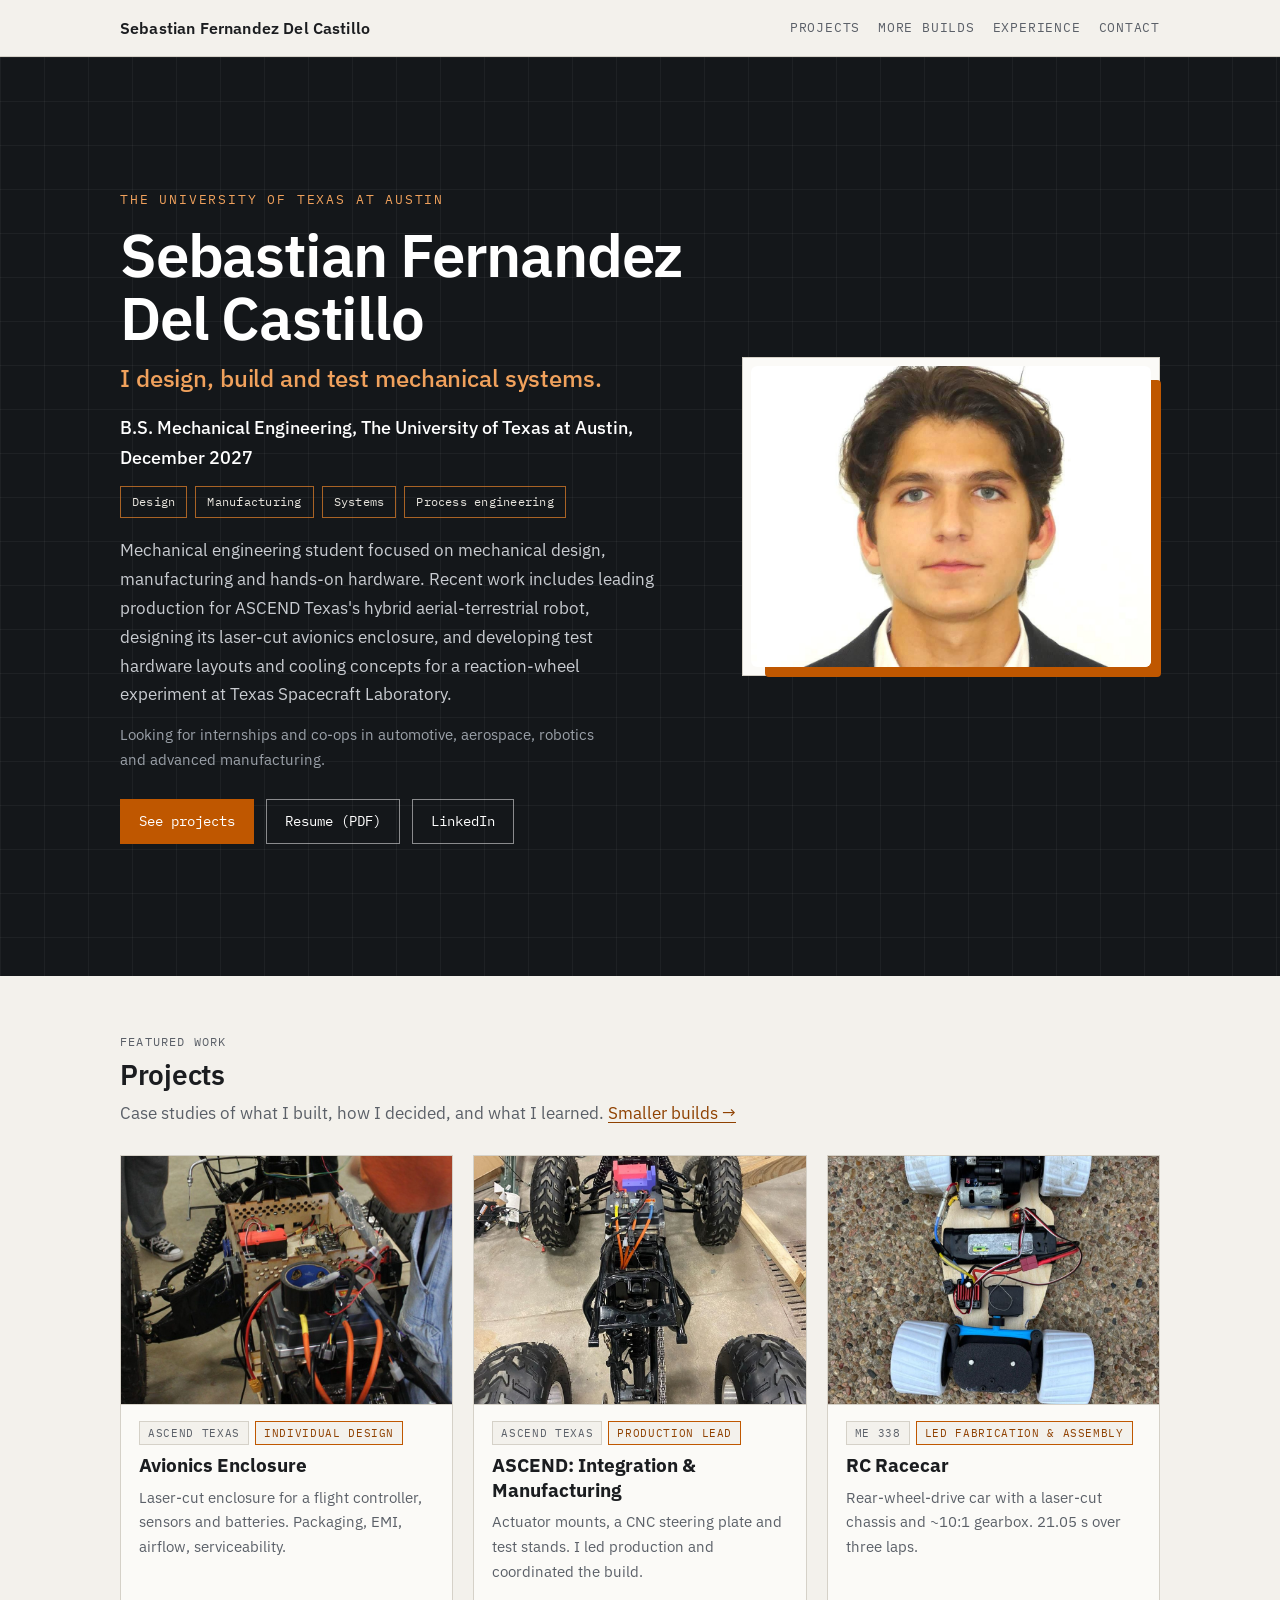
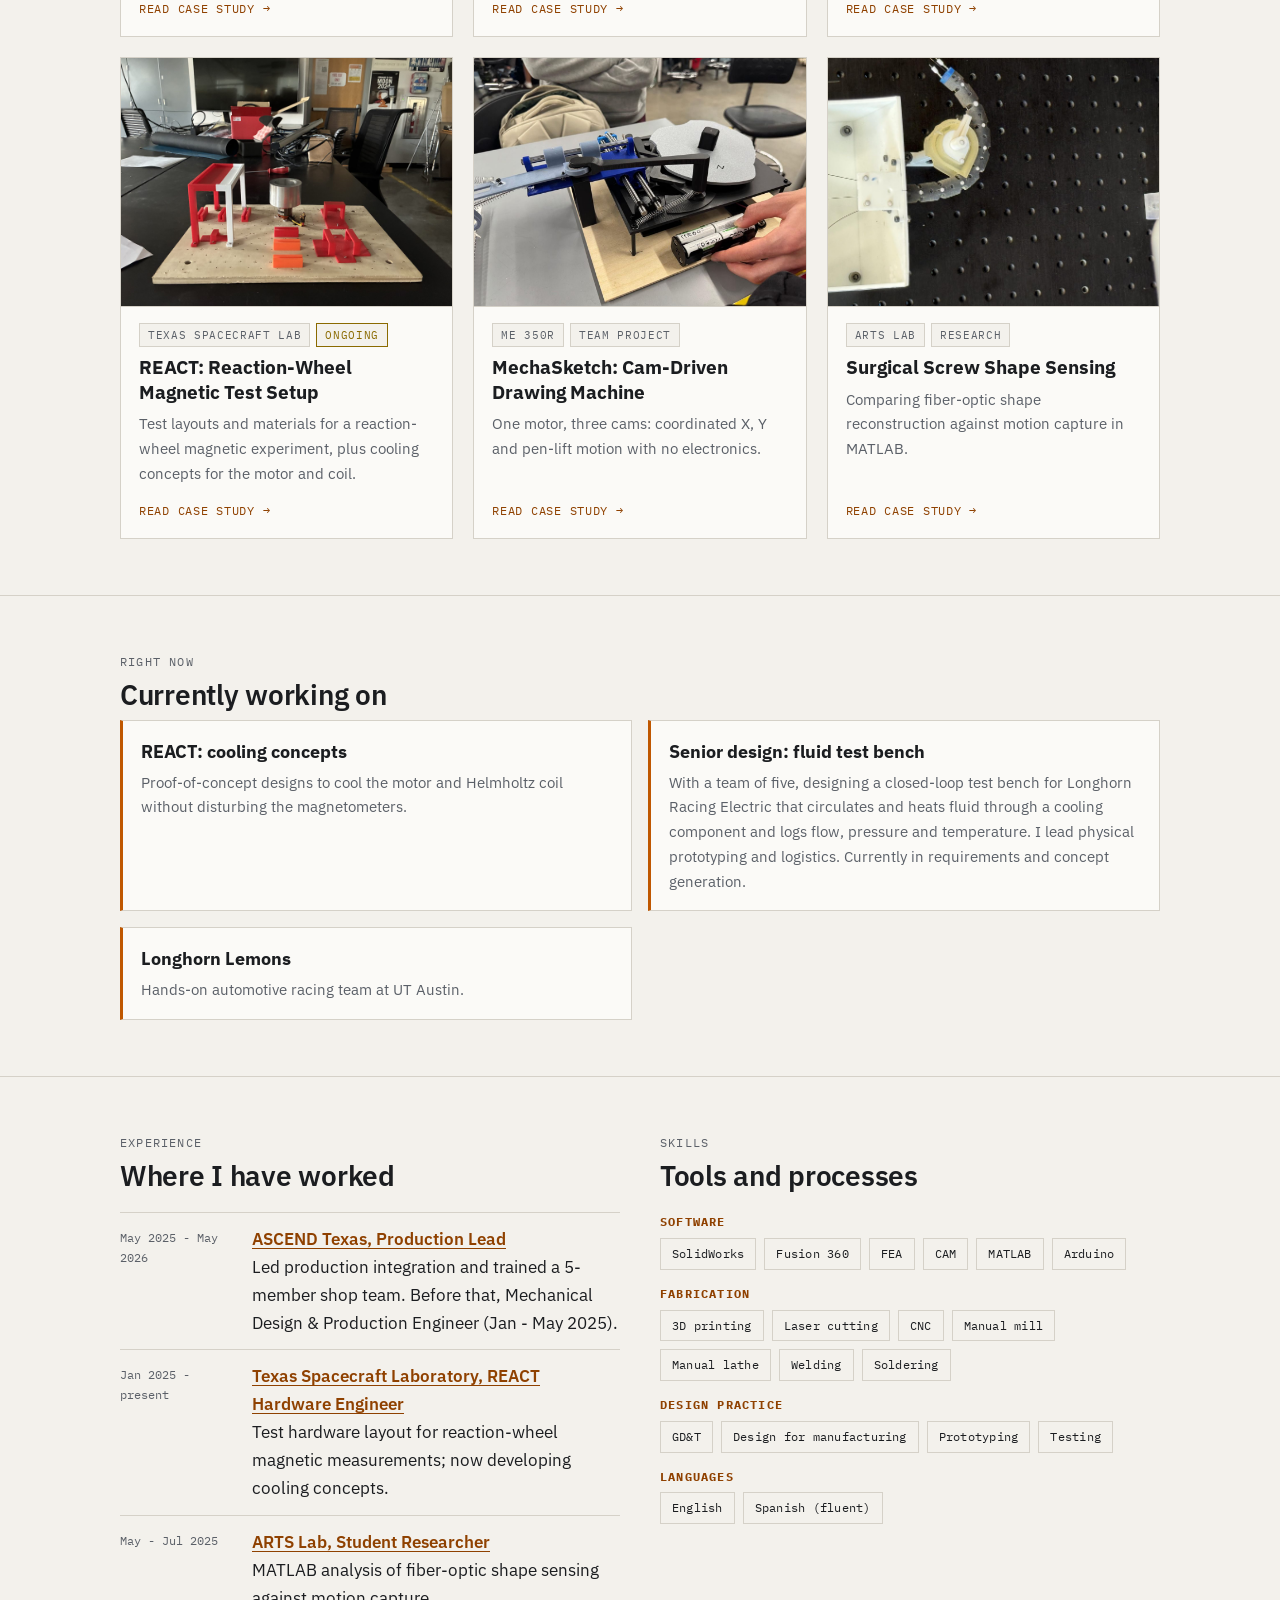
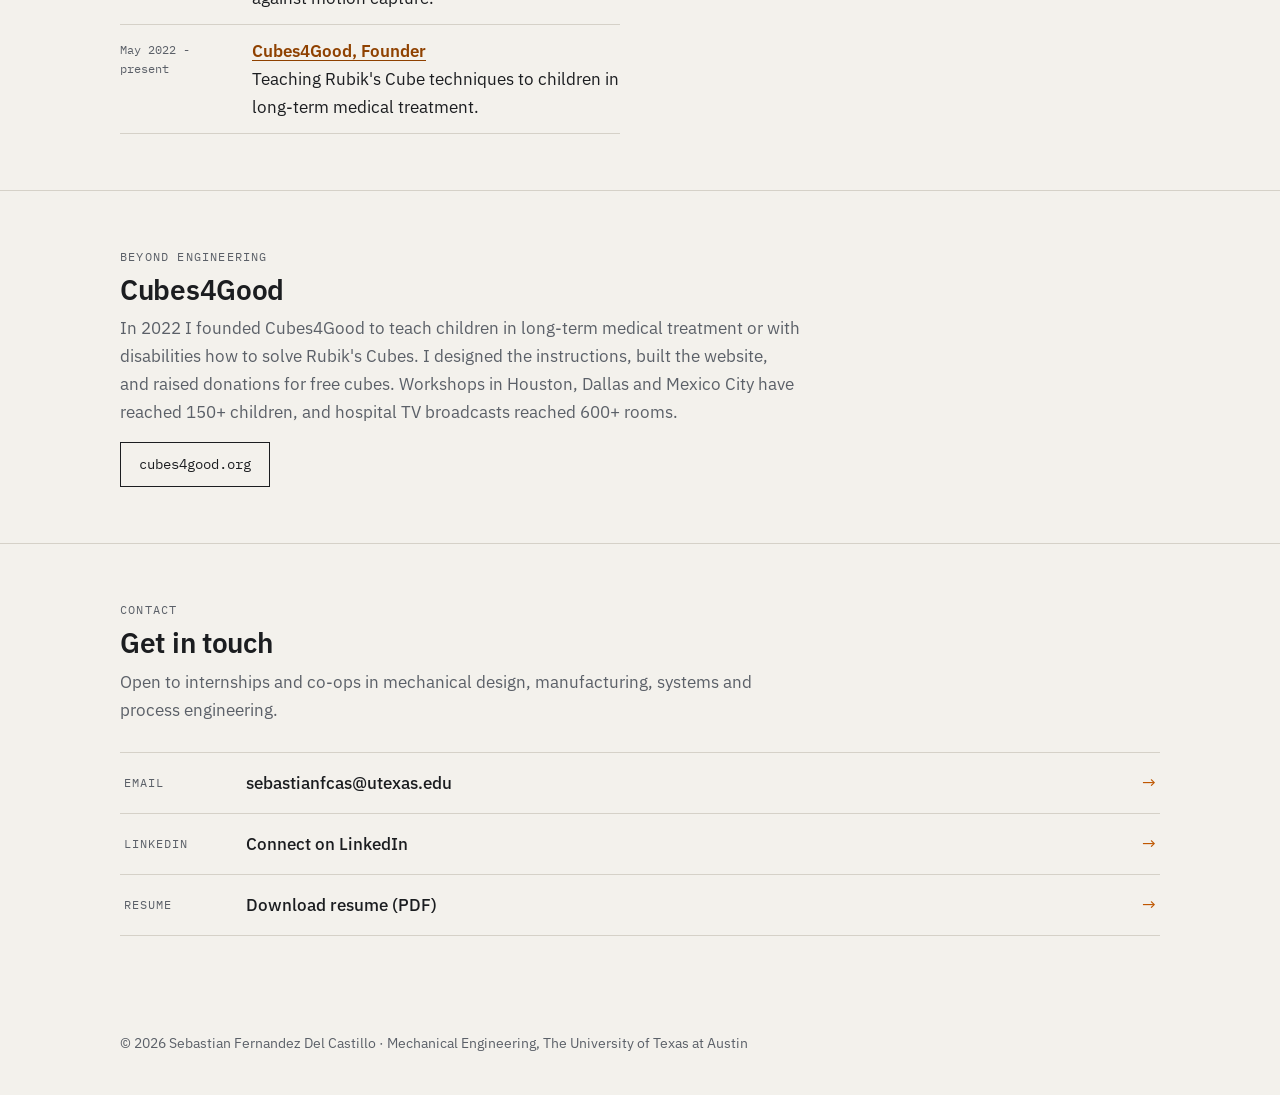
<file: index.html>
<!doctype html><html lang="en"><head><meta charset="utf-8"><meta name="viewport" content="width=device-width,initial-scale=1">
<title>Sebastian Fernandez - Mechanical Engineering Portfolio</title>
<meta name="description" content="Sebastian Fernandez Del Castillo - mechanical engineering portfolio">
<link rel="preconnect" href="https://fonts.googleapis.com"><link rel="preconnect" href="https://fonts.gstatic.com" crossorigin>
<link href="https://fonts.googleapis.com/css2?family=IBM+Plex+Mono:wght@400;500&family=IBM+Plex+Sans:wght@400;500;600&display=swap" rel="stylesheet">
<link rel="stylesheet" href="style.css"></head><body><div id="app"></div>
<script>
function showErr(m){document.getElementById('app').innerHTML='<div class="errbox">Something is wrong in content.js:\n\n'+m+'\n\nUsually a missing quote, comma or bracket near the place you last edited.</div>';}
window.onerror=function(m,s,l){showErr(m+(l?' (line '+l+')':''));};
</script>
<script src="content.js"></script><script src="app.js"></script>
<script>
try{
  var R=window.SiteRender;
  document.getElementById('app').innerHTML=R.home();if(location.hash){var t=document.getElementById(location.hash.slice(1));if(t)t.scrollIntoView();}
}catch(e){showErr(String(e))}
</script></body></html>
</file>
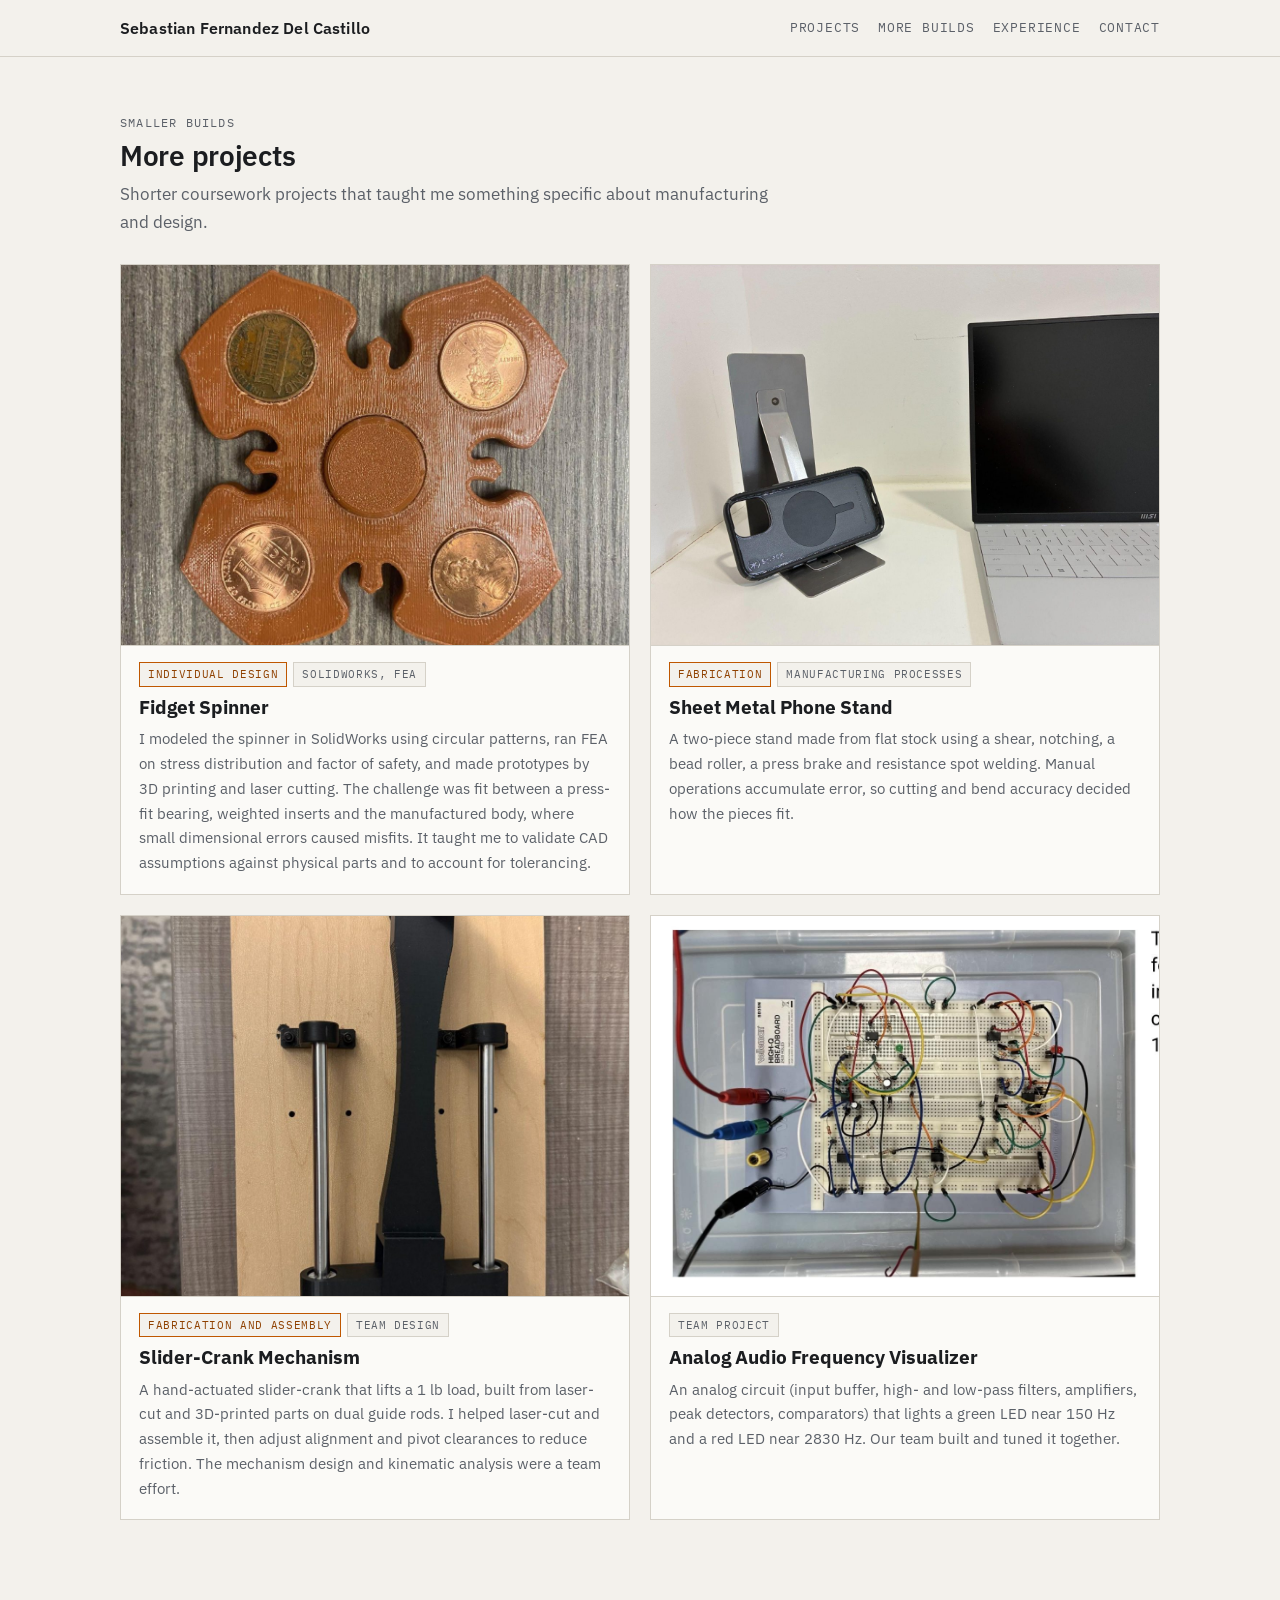
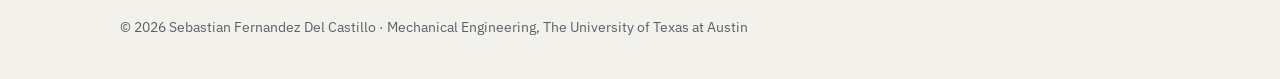
<file: more.html>
<!doctype html><html lang="en"><head><meta charset="utf-8"><meta name="viewport" content="width=device-width,initial-scale=1">
<title>Sebastian Fernandez - Mechanical Engineering Portfolio</title>
<meta name="description" content="Sebastian Fernandez Del Castillo - mechanical engineering portfolio">
<link rel="preconnect" href="https://fonts.googleapis.com"><link rel="preconnect" href="https://fonts.gstatic.com" crossorigin>
<link href="https://fonts.googleapis.com/css2?family=IBM+Plex+Mono:wght@400;500&family=IBM+Plex+Sans:wght@400;500;600&display=swap" rel="stylesheet">
<link rel="stylesheet" href="style.css"></head><body><div id="app"></div>
<script>
function showErr(m){document.getElementById('app').innerHTML='<div class="errbox">Something is wrong in content.js:\n\n'+m+'\n\nUsually a missing quote, comma or bracket near the place you last edited.</div>';}
window.onerror=function(m,s,l){showErr(m+(l?' (line '+l+')':''));};
</script>
<script src="content.js"></script><script src="app.js"></script>
<script>
try{
  var R=window.SiteRender;
  document.getElementById('app').innerHTML=R.more();
}catch(e){showErr(String(e))}
</script></body></html>
</file>
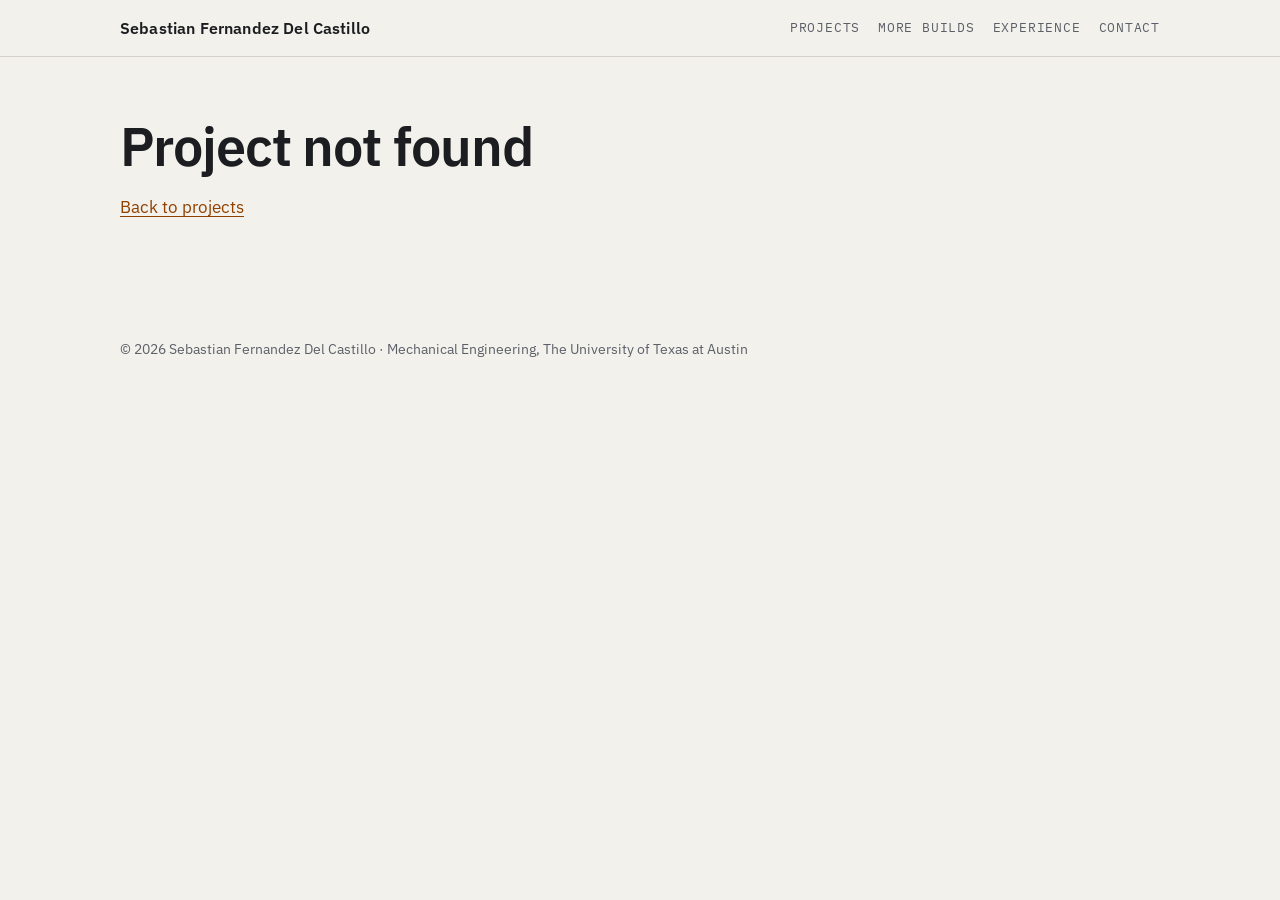
<file: project.html>
<!doctype html><html lang="en"><head><meta charset="utf-8"><meta name="viewport" content="width=device-width,initial-scale=1">
<title>Sebastian Fernandez - Mechanical Engineering Portfolio</title>
<meta name="description" content="Sebastian Fernandez Del Castillo - mechanical engineering portfolio">
<link rel="preconnect" href="https://fonts.googleapis.com"><link rel="preconnect" href="https://fonts.gstatic.com" crossorigin>
<link href="https://fonts.googleapis.com/css2?family=IBM+Plex+Mono:wght@400;500&family=IBM+Plex+Sans:wght@400;500;600&display=swap" rel="stylesheet">
<link rel="stylesheet" href="style.css"></head><body><div id="app"></div>
<script>
function showErr(m){document.getElementById('app').innerHTML='<div class="errbox">Something is wrong in content.js:\n\n'+m+'\n\nUsually a missing quote, comma or bracket near the place you last edited.</div>';}
window.onerror=function(m,s,l){showErr(m+(l?' (line '+l+')':''));};
</script>
<script src="content.js"></script><script src="app.js"></script>
<script>
try{
  var R=window.SiteRender;
  var id=new URLSearchParams(location.search).get('p');document.getElementById('app').innerHTML=R.project(id);var pr=R.C.projects.filter(function(p){return p.id===id})[0];if(pr)document.title=pr.title.replace(/&amp;/g,'&')+' - Sebastian Fernandez';if(location.hash){var t=document.getElementById(location.hash.slice(1));if(t)t.scrollIntoView();}
}catch(e){showErr(String(e))}
</script></body></html>
</file>
<file: style.css>
:root{--bg:#f3f1ec;--panel:#fbfaf7;--ink:#1b1d20;--mute:#5b6068;--rule:#d5d1c8;--accent:#bf5700;--accent-ink:#8f4100;--steel:#2d3238;--ok:#2f6b4f;--wip:#8a6a00}
@media (prefers-color-scheme:dark){:root{--bg:#16181b;--panel:#1d2024;--ink:#ece9e2;--mute:#9aa0a8;--rule:#32363c;--accent:#e8832a;--accent-ink:#f0a15c;--steel:#0f1113;--ok:#7fc4a0;--wip:#e0bf5a}}
*{box-sizing:border-box}html{scroll-behavior:smooth}
body{margin:0;background:var(--bg);color:var(--ink);font:17px/1.65 "IBM Plex Sans",system-ui,-apple-system,Segoe UI,sans-serif;-webkit-font-smoothing:antialiased}
a{color:var(--accent-ink);text-underline-offset:3px}a:hover{color:var(--accent)}
img{max-width:100%;display:block}
.mono,.tag,.kicker,nav a,.spec dt,figcaption,.eyebrow{font-family:"IBM Plex Mono",ui-monospace,Menlo,monospace}
.wrap{max-width:1080px;margin:0 auto;padding:0 20px}
header.top{border-bottom:1px solid var(--rule);background:var(--bg);position:sticky;top:0;z-index:5}
header.top .wrap{display:flex;justify-content:space-between;align-items:center;height:56px;gap:16px}
.brand{font-weight:600;color:var(--ink);text-decoration:none;letter-spacing:.01em}
nav{display:flex;gap:18px;flex-wrap:wrap}nav a{font-size:13px;color:var(--mute);text-decoration:none;text-transform:uppercase;letter-spacing:.06em}nav a:hover{color:var(--accent)}
.hero{position:relative;border-bottom:1px solid var(--rule);background-image:linear-gradient(var(--rule) 1px,transparent 1px),linear-gradient(90deg,var(--rule) 1px,transparent 1px);background-size:40px 40px;background-position:-1px -1px}
.hero:before{content:"";position:absolute;inset:0;background:linear-gradient(90deg,var(--bg) 45%,transparent 100%);opacity:.92}
.hero .wrap{position:relative;display:grid;grid-template-columns:1.1fr .9fr;gap:40px;align-items:center;padding-top:64px;padding-bottom:64px}
.eyebrow{font-size:13px;color:var(--accent-ink);text-transform:uppercase;letter-spacing:.1em;margin:0 0 14px}
h1{font-size:clamp(34px,5vw,54px);line-height:1.08;margin:0 0 18px;letter-spacing:-.02em;font-weight:600}
.lede{font-size:19px;color:var(--ink);max-width:34em;margin:0 0 24px}
.hero figure{margin:0;border:1px solid var(--rule);background:var(--panel);padding:8px}
.hero figure img{width:100%;aspect-ratio:4/3;object-fit:cover}
figcaption{font-size:12px;color:var(--mute);padding:8px 2px 0;line-height:1.5}
.btns{display:flex;gap:12px;flex-wrap:wrap}
.btn{display:inline-block;padding:10px 18px;border:1px solid var(--ink);color:var(--ink);text-decoration:none;font-size:14px;font-family:"IBM Plex Mono",monospace}
.btn.primary{background:var(--ink);color:var(--bg)}.btn:hover{border-color:var(--accent);color:var(--accent)}.btn.primary:hover{background:var(--accent);color:#fff}
section{padding:56px 0;border-bottom:1px solid var(--rule)}
h2{font-size:28px;line-height:1.2;margin:0 0 8px;letter-spacing:-.01em;font-weight:600}
.kicker{font-size:12px;color:var(--mute);text-transform:uppercase;letter-spacing:.1em;margin:0 0 6px}
.sub{color:var(--mute);margin:0 0 28px;max-width:40em}
.grid{display:grid;grid-template-columns:repeat(3,1fr);gap:20px}
.card{background:var(--panel);border:1px solid var(--rule);display:flex;flex-direction:column;text-decoration:none;color:var(--ink);transition:border-color .15s,transform .15s}
.card:hover{border-color:var(--accent);transform:translateY(-2px);color:var(--ink)}
.card img{aspect-ratio:4/3;object-fit:cover;width:100%;border-bottom:1px solid var(--rule);background:#e4e1da}
.card .body{padding:16px 18px 18px;display:flex;flex-direction:column;gap:8px;flex:1}
.card h3{margin:0;font-size:19px;line-height:1.3}.card p{margin:0;font-size:15px;color:var(--mute)}
.tag{display:inline-block;font-size:11px;text-transform:uppercase;letter-spacing:.06em;padding:2px 8px;border:1px solid var(--rule);color:var(--mute);background:var(--bg)}
.tag.own{border-color:var(--accent);color:var(--accent-ink)}.tag.ok{border-color:var(--ok);color:var(--ok)}.tag.wip{border-color:var(--wip);color:var(--wip)}
.tags{display:flex;gap:6px;flex-wrap:wrap}
.cols{display:grid;grid-template-columns:1fr 1fr;gap:40px}
.skills dt{font-family:"IBM Plex Mono",monospace;font-size:12px;text-transform:uppercase;letter-spacing:.08em;color:var(--mute);margin-top:14px}.skills dd{margin:2px 0 0}
.tl{list-style:none;margin:0;padding:0}.tl li{padding:12px 0;border-top:1px solid var(--rule);display:grid;grid-template-columns:130px 1fr;gap:12px}.tl li:last-child{border-bottom:1px solid var(--rule)}
.tl .when{font-family:"IBM Plex Mono",monospace;font-size:12px;color:var(--mute);padding-top:3px}
.tl a{font-weight:600}
footer{padding:40px 0;color:var(--mute);font-size:14px}
/* case study */
.crumb{font-family:"IBM Plex Mono",monospace;font-size:13px;padding:20px 0 0}
.cs-head{padding:28px 0 36px;border-bottom:1px solid var(--rule)}
.cs-head h1{font-size:clamp(30px,4.4vw,46px)}
.spec{display:grid;grid-template-columns:repeat(4,1fr);gap:0;border:1px solid var(--rule);background:var(--panel);margin-top:26px}
.spec div{padding:12px 16px;border-right:1px solid var(--rule)}.spec div:last-child{border-right:0}
.spec dt{font-size:11px;text-transform:uppercase;letter-spacing:.08em;color:var(--mute)}.spec dd{margin:4px 0 0;font-size:15px;line-height:1.4}
.article{display:grid;grid-template-columns:200px 1fr;gap:48px;padding:40px 0}
.toc{position:sticky;top:76px;align-self:start;font-family:"IBM Plex Mono",monospace;font-size:12px;text-transform:uppercase;letter-spacing:.06em}
.toc a{display:block;color:var(--mute);text-decoration:none;padding:5px 0 5px 12px;border-left:2px solid var(--rule)}.toc a:hover{color:var(--accent);border-color:var(--accent)}
.prose{max-width:740px;min-width:0}
.prose section{padding:0 0 36px;border:0}
.prose h2{font-size:23px;margin-bottom:10px;padding-top:6px}
.prose h3{font-size:18px;margin:26px 0 6px}
.prose p{margin:0 0 14px}.prose ul{padding-left:20px;margin:0 0 14px}.prose li{margin-bottom:6px}
.role{display:grid;grid-template-columns:1fr 1fr;gap:0;border:1px solid var(--rule);background:var(--panel);margin:8px 0 14px}
.role>div{padding:14px 18px}.role>div+div{border-left:1px solid var(--rule)}
.role h4{margin:0 0 6px;font-family:"IBM Plex Mono",monospace;font-size:12px;text-transform:uppercase;letter-spacing:.08em;color:var(--accent-ink)}
.role ul{margin:0;padding-left:18px;font-size:15px}.role li{margin-bottom:4px}
.fig{margin:18px 0}.fig figure{margin:0;border:1px solid var(--rule);background:var(--panel);padding:8px}
.fig .row{display:grid;gap:8px}.fig .r2{grid-template-columns:1fr 1fr}.fig .r3{grid-template-columns:repeat(3,1fr)}
.fig img{width:100%;height:100%;object-fit:cover;max-height:520px}.fig img.contain{object-fit:contain;background:#fff}
.fig figure.one img{max-height:560px;object-fit:contain;background:#fff;margin:0 auto}
.callout{border-left:3px solid var(--accent);background:var(--panel);padding:12px 16px;margin:16px 0;font-size:15px}
.callout.wip{border-color:var(--wip)}
.flow{display:flex;flex-wrap:wrap;align-items:stretch;gap:0;margin:18px 0;border:1px solid var(--rule);background:var(--panel)}
.flow div{flex:1 1 140px;padding:14px;border-right:1px solid var(--rule);font-size:14px;line-height:1.4;position:relative}
.flow div:last-child{border-right:0}.flow b{display:block;font-family:"IBM Plex Mono",monospace;font-size:11px;text-transform:uppercase;letter-spacing:.08em;color:var(--accent-ink);margin-bottom:4px}
.flow div:not(:last-child):after{content:"→";position:absolute;right:-9px;top:50%;transform:translateY(-50%);background:var(--panel);color:var(--accent);z-index:1;font-size:16px;line-height:1}
.pager{display:flex;justify-content:space-between;gap:16px;padding:28px 0;border-top:1px solid var(--rule);font-family:"IBM Plex Mono",monospace;font-size:14px}
table{border-collapse:collapse;width:100%;font-size:15px;margin:10px 0 18px}th,td{border:1px solid var(--rule);padding:8px 12px;text-align:left;vertical-align:top}th{background:var(--panel);font-family:"IBM Plex Mono",monospace;font-size:12px;text-transform:uppercase;letter-spacing:.06em;color:var(--mute)}
@media(max-width:860px){.hero .wrap,.cols{grid-template-columns:1fr}.hero:before{background:var(--bg);opacity:.8}.grid{grid-template-columns:1fr 1fr}.article{grid-template-columns:1fr;gap:0}.toc{display:none}.spec{grid-template-columns:1fr 1fr}.spec div{border-bottom:1px solid var(--rule)}.role{grid-template-columns:1fr}.role>div+div{border-left:0;border-top:1px solid var(--rule)}.tl li{grid-template-columns:1fr;gap:0}}
@media(max-width:560px){.grid,.fig .r2,.fig .r3{grid-template-columns:1fr}nav{gap:12px}header.top .wrap{height:auto;padding:10px 20px;flex-direction:column;align-items:flex-start}body{font-size:16px}}
.grid.two{grid-template-columns:repeat(2,1fr)}
.ph{aspect-ratio:4/3;border-bottom:1px solid var(--rule);background:#2d3238;display:grid;place-items:center;color:#cfd3d8;font-family:"IBM Plex Mono",monospace;font-size:13px;text-align:center;padding:20px;line-height:1.8}
.errbox{max-width:760px;margin:60px auto;padding:20px;border:2px solid #b00020;background:#fff5f5;color:#400;font-family:ui-monospace,monospace;font-size:14px;white-space:pre-wrap}
@media(max-width:560px){.grid.two{grid-template-columns:1fr}}

/* ===== v2 refinements ===== */
.hero{background:#14171a;color:#ece9e2;border-bottom:0;background-image:linear-gradient(rgba(255,255,255,.045) 1px,transparent 1px),linear-gradient(90deg,rgba(255,255,255,.045) 1px,transparent 1px);background-size:44px 44px}
.hero:before{display:none}
.hero .wrap{grid-template-columns:1.15fr .85fr;gap:56px;padding-top:76px;padding-bottom:76px}
.hero .eyebrow{color:#f0a15c}
.hero h1{color:#fff;font-size:clamp(38px,5.6vw,64px);line-height:1.04}
.hero .lede{color:#c9ccd1;font-size:19px;max-width:32em}
.chips{display:flex;flex-wrap:wrap;gap:8px;margin:0 0 16px}
.chip{font-family:"IBM Plex Mono",monospace;font-size:12px;padding:5px 11px;border:1px solid rgba(255,255,255,.28);color:#e7e4dd;letter-spacing:.02em}
.hero .chip{border-color:rgba(232,131,42,.7)}
.looking{color:#9aa0a8;font-size:15px;margin:0 0 26px;max-width:32em}
.hero .btn{border-color:rgba(255,255,255,.5);color:#fff;background:transparent}
.hero .btn.primary{background:var(--accent);border-color:var(--accent);color:#fff}
.hero .btn:hover{border-color:#fff;background:rgba(255,255,255,.08);color:#fff}.hero .btn.primary:hover{background:#d66a0f;border-color:#d66a0f}
.photo{margin:0;position:relative}
.photo img{width:100%;aspect-ratio:4/5;object-fit:cover;border-radius:6px;display:block;box-shadow:12px 12px 0 -2px var(--accent);cursor:zoom-in}
.photo.wide img{aspect-ratio:4/3;box-shadow:none;border:1px solid rgba(255,255,255,.18);padding:0}
.photo figcaption{color:#9aa0a8;padding-top:12px}
/* images are never cropped inside case studies */
.fig figure{padding:8px}.fig .row{align-items:start}
.fig img,.fig figure.one img{width:100%;height:auto;max-height:560px;object-fit:contain;background:#fff;margin:0 auto;cursor:zoom-in}
.fig .r4{grid-template-columns:repeat(4,1fr)}
.fig .r4 img{max-height:260px}
@media(max-width:700px){.fig .r4{grid-template-columns:1fr 1fr}}
/* cards */
.card .more-link{margin-top:auto;padding-top:6px;font-family:"IBM Plex Mono",monospace;font-size:12px;color:var(--accent-ink);text-transform:uppercase;letter-spacing:.06em}
.card:hover .more-link{color:var(--accent)}
/* contribution box: lead with what I did */
.role{grid-template-columns:1.5fr 1fr}
.role .team{background:transparent}.role .team h4{color:var(--mute)}.role .team ul{color:var(--mute)}
/* timeline and skills */
.tl .what b{font-weight:600}
.skillgrid{display:grid;grid-template-columns:repeat(2,1fr);gap:16px}
.skillcard{background:var(--panel);border:1px solid var(--rule);padding:18px 20px}
.skillcard h4{margin:0 0 12px;font-family:"IBM Plex Mono",monospace;font-size:12px;text-transform:uppercase;letter-spacing:.1em;color:var(--accent-ink)}
.chips.dark{margin:0}.chips.dark .chip{border-color:var(--rule);color:var(--ink);background:var(--bg)}
@media(max-width:560px){.skillgrid{grid-template-columns:1fr}}
/* lightbox */
.lightbox{position:fixed;inset:0;background:rgba(10,12,14,.92);z-index:50;display:flex;flex-direction:column;align-items:center;justify-content:center;gap:12px;padding:20px;cursor:zoom-out}
.lightbox img{max-width:96vw;max-height:88vh;object-fit:contain;background:#fff}
.lightbox span{color:#aaa;font-family:"IBM Plex Mono",monospace;font-size:12px}
@media(max-width:860px){.hero .wrap{grid-template-columns:1fr;gap:36px;padding-top:44px;padding-bottom:48px}.photo img{max-height:520px}}
/* ===== v3: intro + stats + contact rows ===== */
.hero .eyebrow{letter-spacing:.14em}
.hero .degree{font-size:18px;color:#fff;margin:0 0 14px;font-weight:500}
.hero .chips{margin-bottom:18px}
.hero .lede{font-size:17px;line-height:1.7;margin-bottom:14px}
.stats{display:grid;grid-template-columns:repeat(auto-fit,minmax(150px,1fr));gap:0;border:1px solid var(--rule);background:var(--panel);margin-top:26px}
.stats div{padding:14px 18px;border-right:1px solid var(--rule)}.stats div:last-child{border-right:0}
.stats b{display:block;font-size:26px;line-height:1.1;font-weight:600;color:var(--accent-ink);letter-spacing:-.01em}
.stats span{display:block;font-size:13px;color:var(--mute);margin-top:4px;line-height:1.4}
.stats+.spec{margin-top:12px}
.crows{margin-top:8px;border-top:1px solid var(--rule)}
.crows a{display:grid;grid-template-columns:110px 1fr auto;gap:12px;align-items:center;padding:16px 4px;border-bottom:1px solid var(--rule);text-decoration:none;color:var(--ink)}
.crows a span{font-family:"IBM Plex Mono",monospace;font-size:12px;text-transform:uppercase;letter-spacing:.08em;color:var(--mute)}
.crows a b{font-weight:500}.crows a i{font-style:normal;color:var(--accent)}
.crows a:hover{background:var(--panel);color:var(--accent-ink)}
@media(max-width:560px){.stats div{border-right:0;border-bottom:1px solid var(--rule)}.crows a{grid-template-columns:80px 1fr auto}}
/* ===== v4: name-first hero, simpler contribution box ===== */
.hero h1{font-size:clamp(38px,5.2vw,60px);margin-bottom:10px}
.hero .tagline{font-size:clamp(19px,2.4vw,24px);font-weight:500;color:#f0a15c;margin:0 0 14px;letter-spacing:-.005em}
.role{display:block}
.role>div.mine{padding:14px 18px}
.role .with{margin:0;padding:12px 18px;border-top:1px solid var(--rule);font-size:15px;color:var(--mute)}
.role .with b{color:var(--ink);font-weight:600}
.role>div+div{border-left:0}
/* ===== v5: shorter home page ===== */
.nowgrid{display:grid;grid-template-columns:repeat(2,1fr);gap:16px;margin-top:8px}
.nowcard{display:block;background:var(--panel);border:1px solid var(--rule);border-left:3px solid var(--accent);padding:16px 18px;text-decoration:none;color:var(--ink)}
a.nowcard:hover{border-color:var(--accent);color:var(--ink)}
.nowcard h3{margin:0 0 4px;font-size:18px}.nowcard p{margin:0;font-size:15px;color:var(--mute)}
.skillstack{display:grid;gap:14px;margin-top:20px}
.skillrow h4{margin:0 0 6px;font-family:"IBM Plex Mono",monospace;font-size:12px;text-transform:uppercase;letter-spacing:.1em;color:var(--accent-ink)}
#experience .tl li{grid-template-columns:120px 1fr}
@media(max-width:560px){.nowgrid{grid-template-columns:1fr}}
.fig .r4 img{max-height:200px}
/* header fits long name on small screens */
header.top .wrap{flex-wrap:wrap;gap:6px 16px;height:auto;min-height:56px;padding-top:8px;padding-bottom:8px}
.brand{font-size:16px}
@media(max-width:700px){nav{gap:12px}nav a{font-size:11px}}
</file>
